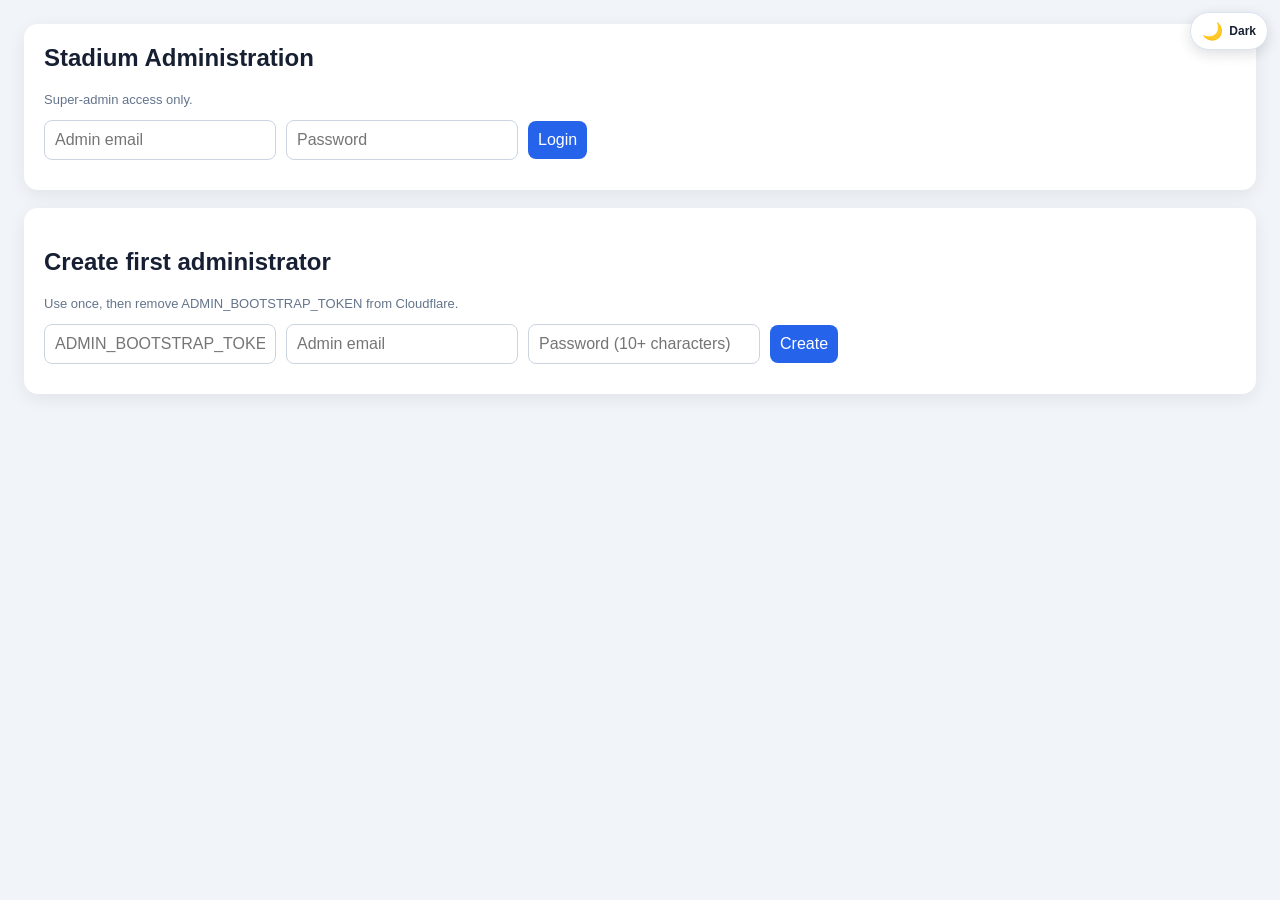
<file: admin.html>
<!doctype html>
<html lang="en" dir="ltr">
<head>
  <meta charset="utf-8">
  <meta name="viewport" content="width=device-width, initial-scale=1">
  <meta http-equiv="Content-Security-Policy" content="default-src 'self'; connect-src 'self' https://api.malaibnet.com; script-src 'self' 'unsafe-inline'; style-src 'self' 'unsafe-inline';">
  <title>Stadium Administration</title>
  <style>
    body{font-family:Arial,sans-serif;background:#f1f5f9;color:#172033;margin:0;padding:24px}
    main{max-width:1250px;margin:auto}.card{background:#fff;border-radius:14px;padding:20px;margin-bottom:18px;box-shadow:0 5px 18px #00000012}
    h1{margin-top:0}.row{display:flex;gap:10px;flex-wrap:wrap;align-items:center}input,select,button{padding:10px;border:1px solid #cbd5e1;border-radius:8px;font:inherit}input{min-width:210px}button{cursor:pointer;background:#2563eb;color:#fff;border:0}button.secondary{background:#64748b}button.danger{background:#dc2626}.hidden{display:none!important}.message{margin-top:10px;color:#b91c1c;white-space:pre-wrap}.ok{color:#166534}.muted{color:#64748b;font-size:13px}
    table{width:100%;border-collapse:collapse;margin-top:15px;background:#fff}th,td{padding:10px;border-bottom:1px solid #e2e8f0;text-align:left;font-size:14px}th{background:#eff6ff;white-space:nowrap}td input{min-width:180px;width:100%;box-sizing:border-box}
    @media(max-width:800px){body{padding:10px}.card{padding:14px;overflow:auto}table{min-width:1050px}}
  </style>
  <link rel="stylesheet" href="theme.css?v=7-dark-complete">
  <script src="theme.js?v=4-light-default"></script>
</head>
<body>
<main>
  <section id="loginCard" class="card">
    <h1>Stadium Administration</h1>
    <p class="muted">Super-admin access only.</p>
    <div class="row"><input id="adminEmail" type="email" placeholder="Admin email"><input id="adminPassword" type="password" placeholder="Password"><button id="loginBtn">Login</button></div>
    <div id="loginMessage" class="message"></div>
  </section>
  <section id="bootstrapCard" class="card">
    <h2>Create first administrator</h2>
    <p class="muted">Use once, then remove ADMIN_BOOTSTRAP_TOKEN from Cloudflare.</p>
    <div class="row"><input id="bootstrapToken" type="password" placeholder="ADMIN_BOOTSTRAP_TOKEN"><input id="bootstrapEmail" type="email" placeholder="Admin email"><input id="bootstrapPassword" type="password" placeholder="Password (10+ characters)"><button id="bootstrapBtn">Create</button></div>
    <div id="bootstrapMessage" class="message"></div>
  </section>
  <section id="panel" class="hidden">
    <div class="card row"><strong>Accounts</strong><input id="search" placeholder="Search slug, email or stadium"><button id="refreshBtn">Refresh</button><button id="bookingsBtn" class="secondary">Show bookings</button><button id="deleteBookingsBtn" class="danger">Delete all bookings</button><button id="deleteAccountsBtn" class="danger">Delete all accounts</button><button id="logoutBtn" class="danger">Logout</button></div>
    <div id="panelMessage" class="message"></div>
    <div class="card"><h2>Accounts</h2><div id="accountsWrap" class="muted">Loading...</div></div>
    <div id="bookingsCard" class="card hidden"><h2>Bookings</h2><div id="bookingsWrap" class="muted">Loading...</div></div>
  </section>
</main>
<script>
const API='https://api.malaibnet.com';
const $=id=>document.getElementById(id);
const esc=v=>String(v??'').replace(/[&<>"']/g,c=>({'&':'&amp;','<':'&lt;','>':'&gt;','"':'&quot;',"'":'&#039;'}[c]));
async function api(path,options={}){const r=await fetch(`${API}${path}`,{...options,credentials:'include',headers:{Accept:'application/json',...(options.headers||{})}});const t=await r.text();let d=t;try{d=JSON.parse(t)}catch(_){}if(!r.ok)throw new Error(typeof d==='object'?(d.error||d.message||`HTTP ${r.status}`):`HTTP ${r.status}: ${t.slice(0,160)}`);return d}
function show(id,message,error=true){$(id).textContent=message||'';$(id).className=error?'message':'message ok'}
async function login(){try{await api('/?action=superAdminAuth',{method:'POST',headers:{'Content-Type':'application/json'},body:JSON.stringify({email:$('adminEmail').value.trim(),password:$('adminPassword').value})});$('loginCard').classList.add('hidden');$('bootstrapCard').classList.add('hidden');$('panel').classList.remove('hidden');await loadAccounts()}catch(e){show('loginMessage',e.message)}}
async function bootstrap(){try{const r=await api('/?action=adminBootstrap',{method:'POST',headers:{'Content-Type':'application/json'},body:JSON.stringify({bootstrapToken:$('bootstrapToken').value,email:$('bootstrapEmail').value.trim(),password:$('bootstrapPassword').value})});show('bootstrapMessage',r.message||'Administrator created. Remove ADMIN_BOOTSTRAP_TOKEN now.',false)}catch(e){show('bootstrapMessage',e.message)}}
async function loadAccounts(){try{const q=encodeURIComponent($('search').value.trim());const d=await api(`/?action=adminGetAccounts&q=${q}`);const rows=d.accounts||[];$('accountsWrap').innerHTML=rows.length?`<table><thead><tr><th>Stadium</th><th>Email</th><th>Plan</th><th>Status</th><th>Hours</th><th>Actions</th></tr></thead><tbody>${rows.map(r=>`<tr><td>${esc(r.stadium_name)}<br><span class="muted">${esc(r.slug)}</span></td><td><input data-email="${esc(r.slug)}" value="${esc(r.email)}" type="email"></td><td><select data-plan="${esc(r.slug)}"><option value="Premium" ${r.account_type!=='Free'?'selected':''}>Premium</option><option value="Free" ${r.account_type==='Free'?'selected':''}>Free</option></select></td><td>${esc(r.status)}</td><td>${esc(r.open_hour)}:00 - ${esc(r.close_hour)}:00</td><td><button data-save="${esc(r.slug)}">Save</button> <button class="danger" data-delete="${esc(r.slug)}">Delete</button></td></tr>`).join('')}</tbody></table>`:'No accounts';document.querySelectorAll('[data-save]').forEach(b=>b.onclick=()=>saveAccount(b.dataset.save));document.querySelectorAll('[data-delete]').forEach(b=>b.onclick=()=>deleteAccount(b.dataset.delete))}catch(e){show('panelMessage',e.message)}}
async function saveAccount(slug){const plan=document.querySelector(`[data-plan="${CSS.escape(slug)}"]`).value;const email=document.querySelector(`[data-email="${CSS.escape(slug)}"]`).value.trim();try{await api('/?action=adminSetAccountType',{method:'POST',headers:{'Content-Type':'application/json'},body:JSON.stringify({slug,accountType:plan})});await api('/?action=adminUpdateAccountEmail',{method:'POST',headers:{'Content-Type':'application/json'},body:JSON.stringify({slug,email})});show('panelMessage','Plan and email saved.',false);await loadAccounts()}catch(e){show('panelMessage',e.message)}}
async function deleteAccount(slug){if(!confirm('This permanently deletes the account and its bookings. Continue?'))return;try{const r=await api('/?action=adminDeleteAccount',{method:'POST',headers:{'Content-Type':'application/json'},body:JSON.stringify({slug})});show('panelMessage',`Account deleted. Bookings removed: ${r.deletedBookings||0}`,false);await loadAccounts()}catch(e){show('panelMessage',e.message)}}
async function loadBookings(){try{const d=await api('/?action=adminGetBookings');const rows=d.bookings||[];$('bookingsWrap').innerHTML=rows.length?`<table><thead><tr><th>Stadium</th><th>Date</th><th>Hour</th><th>Customer</th><th>Phone</th><th>Status</th></tr></thead><tbody>${rows.map(r=>`<tr><td>${esc(r.stadium_slug)}</td><td>${esc(r.booking_date)}</td><td>${esc(r.booking_hour)}</td><td>${esc(r.customer_name)}</td><td>${esc(r.customer_phone)}</td><td>${esc(r.status)}</td></tr>`).join('')}</tbody></table>`:'No bookings'}catch(e){show('panelMessage',e.message)}}
async function deleteAllBookings(){if(!confirm('Permanently delete ALL bookings?'))return;try{const r=await api('/?action=adminDeleteBookings',{method:'POST',headers:{'Content-Type':'application/json'},body:'{}'});show('panelMessage',`Bookings deleted: ${r.deletedBookings||0}`,false);$('bookingsCard').classList.add('hidden')}catch(e){show('panelMessage',e.message)}}
async function deleteAllAccounts(){if(prompt('Type DELETE ALL ACCOUNTS to confirm')!=='DELETE ALL ACCOUNTS')return;try{const r=await api('/?action=adminDeleteAllAccounts',{method:'POST',headers:{'Content-Type':'application/json'},body:JSON.stringify({confirmation:'DELETE ALL ACCOUNTS'})});show('panelMessage',`Accounts deleted: ${r.deletedAccounts||0}; bookings deleted: ${r.deletedBookings||0}`,false);await loadAccounts()}catch(e){show('panelMessage',e.message)}}
$('loginBtn').onclick=login;$('bootstrapBtn').onclick=bootstrap;$('refreshBtn').onclick=loadAccounts;$('search').oninput=loadAccounts;$('bookingsBtn').onclick=()=>{$('bookingsCard').classList.remove('hidden');loadBookings()};$('deleteBookingsBtn').onclick=deleteAllBookings;$('deleteAccountsBtn').onclick=deleteAllAccounts;
$('logoutBtn').onclick=async()=>{const button=$('logoutBtn');button.disabled=true;try{await api('/?action=logout',{method:'POST',headers:{'Content-Type':'application/json'},body:'{}'});location.reload()}catch(error){show('panelMessage',error.message);button.disabled=false}};
</script>
</body>
</html>
</file>
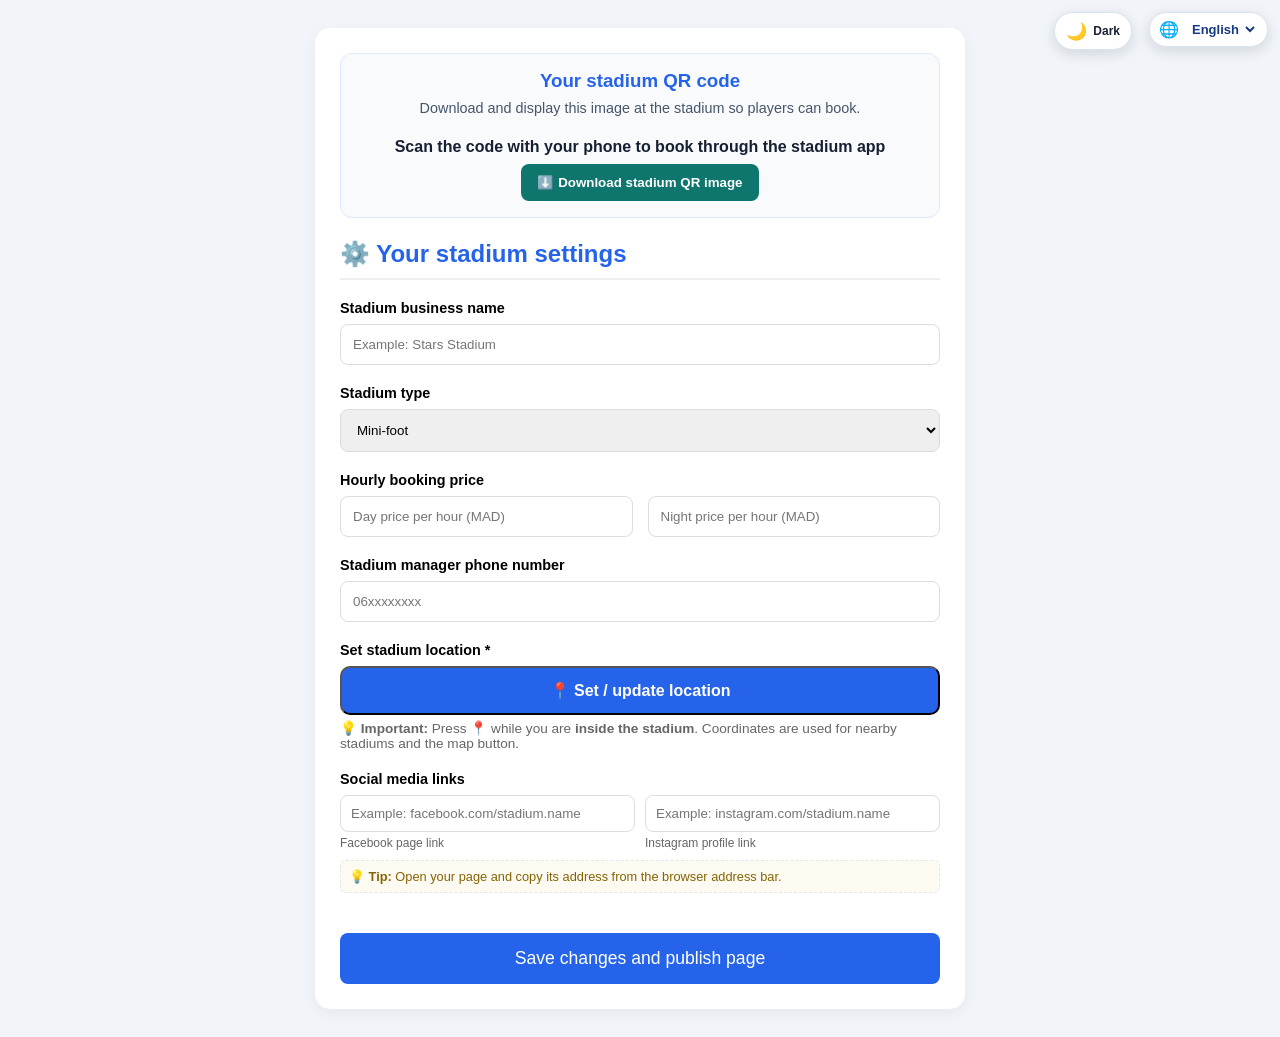
<file: dashboard.html>
<!DOCTYPE html>
<html lang="en" dir="ltr">
<head>
    <meta charset="UTF-8">
    <meta name="viewport" content="width=device-width, initial-scale=1.0">
    <meta name="referrer" content="strict-origin-when-cross-origin">
    <meta http-equiv="Content-Security-Policy" content="default-src 'self'; base-uri 'self'; object-src 'none'; frame-ancestors 'none'; form-action 'self'; script-src 'self' 'unsafe-inline'; style-src 'self' 'unsafe-inline' https://fonts.googleapis.com; font-src 'self' data: https:; connect-src 'self' https://api.malaibnet.com;">
    <title>إعدادات الملعب - لوحة التحكم</title>
    <link href="https://fonts.googleapis.com/css2?family=Cairo:wght@400;700&display=swap" rel="stylesheet">
    <script src="qrcodejs-1.0.0.min.js"></script>
<script src="theme.js?v=4-light-default"></script>
<script src="i18n.js?v=8-dark-mode"></script>
    <style>
        :root { --primary: #2563eb; --bg: #f1f5f9; }
        body { font-family: 'Cairo', sans-serif; background: var(--bg); padding: 20px; }
        .container { max-width: 600px; margin: auto; background: white; padding: 25px; border-radius: 15px; box-shadow: 0 5px 15px rgba(0,0,0,0.05); }
        h2 { color: var(--primary); border-bottom: 2px solid #eee; padding-bottom: 10px; }
        .section { margin-bottom: 20px; text-align: right; }
        label { display: block; font-weight: bold; margin-bottom: 8px; font-size: 0.9rem; }
        input, select { width: 100%; padding: 12px; border: 1px solid #ddd; border-radius: 8px; box-sizing: border-box; }
        .grid { display: grid; grid-template-columns: 1fr 1fr; gap: 15px; }
        .btn-save { width: 100%; background: var(--primary); color: white; border: none; padding: 15px; border-radius: 8px; font-size: 1.1rem; cursor: pointer; margin-top: 20px; }
    </style>
    <link rel="stylesheet" href="theme.css?v=7-dark-complete">
</head>
<body>

<div class="container">
    <section id="ownerQrSection" style="background:#f8fafc;border:1px solid #dbeafe;border-radius:12px;padding:16px;margin-bottom:22px;text-align:center;">
        <h3 style="color:#2563eb;margin:0 0 8px;">رمز QR الخاص بملعبك</h3>
        <p style="font-size:.9rem;color:#475569;margin:0 0 12px;">حمّل الصورة وعلّقها في الملعب ليتمكن اللاعبون من الحجز.</p>
        <div id="ownerQrCode" style="display:flex;justify-content:center;margin:10px 0;"></div>
        <p style="font-weight:700;color:#172033;margin:8px 0;">صوّر الكود بهاتفك للحجز من تطبيق الملعب</p>
        <button id="downloadOwnerQr" type="button" style="background:#0f766e;color:white;border:0;border-radius:8px;padding:11px 16px;cursor:pointer;font-weight:700;">⬇️ تنزيل صورة QR للملعب</button>
    </section>
    <h2>⚙️ إعدادات ملعبك</h2>
    
    <form id="settingsForm">
        <div class="section">
            <label>اسم الملعب التجاري</label>
            <input type="text" id="stadiumName" placeholder="مثلاً: ملعب نجوم بوعسل">
        </div>

        <div class="section">
            <label>نوع الملعب</label>
            <select id="organization">
                <option value="Mini-foot">Mini-foot</option>
                <option value="ملعب كرة قدم كبير">ملعب كرة قدم كبير</option>
                <option value="كرة سلة">كرة سلة</option>
                <option value="كرة تنس">كرة تنس</option>
                <option value="كرة طائرة">كرة طائرة</option>
                <option value="كرة يد">كرة يد</option>
                <option value="بادل">بادل</option>
                <option value="متعدد الرياضات">متعدد الرياضات</option>
            </select>
        </div>

        <div class="section">
            <label>سعر حجز الملعب بالساعة</label>
            <div class="grid">
                <input type="number" id="priceDay" placeholder="سعر الساعة نهاراً (درهم)">
                <input type="number" id="priceNight" placeholder="سعر الساعة ليلاً (درهم)">
            </div>
        </div>

        <div class="section">
            <label>رقم هاتف المشرف (المكلف بالملعب)</label>
            <input type="tel" id="managerPhone" placeholder="06xxxxxxxx">
        </div>

<div class="section">
    <label style="font-weight: bold;">تحديد موقع الملعب *</label>
    <button type="button" onclick="detectCoordinates()" style="background: #10b981; color: white; border: none; border-radius: 8px; padding: 10px 15px; cursor: pointer; font-size: 1rem;" title="حدد إحداثيات موقعك الحالي">
        📍 تحديد موقعي الحالي
    </button>

    <!-- حقول مخفية لتخزين أرقام الطول والعرض -->
    <input type="hidden" id="lat">
    <input type="hidden" id="lng">
    
    <div id="coordSuccess" style="display: none; background: #ecfdf5; color: #065f46; padding: 8px; border-radius: 6px; margin-top: 8px; font-size: 0.8rem; border: 1px solid #a7f3d0;">
        ✅ تم التقاط إحداثيات الملعب بنجاح لتفعيل خاصية "الملاعب القريبة".
    </div>

    <small style="display: block; color: #666; margin-top: 5px; font-size: 0.85rem;">
        💡 <strong>هام:</strong> اضغط على 📍 وأنت <b>داخل الملعب</b>. تُستخدم الإحداثيات لخاصية الملاعب القريبة وزر الخريطة.
    </small>
</div>
           <div class="section">
    <label style="display: block; font-weight: bold; margin-bottom: 8px;">روابط التواصل الاجتماعي</label>
    <div class="grid" style="display: grid; grid-template-columns: 1fr 1fr; gap: 10px;">
        <div>
            <input type="text" id="fbLink" placeholder="مثال: facebook.com/stadium.name" style="width: 100%; padding: 10px; border: 1px solid #ddd; border-radius: 8px;">
            <small style="color: #666; font-size: 0.75rem; display: block; margin-top: 4px;">رابط صفحة الفيسبوك</small>
        </div>
        <div>
            <input type="text" id="instaLink" placeholder="مثال: instagram.com/stadium.name" style="width: 100%; padding: 10px; border: 1px solid #ddd; border-radius: 8px;">
            <small style="color: #666; font-size: 0.75rem; display: block; margin-top: 4px;">رابط حساب الإنستغرام</small>
        </div>
    </div>
    <p style="background: #fdfaf1; color: #856404; padding: 8px; border-radius: 6px; font-size: 0.8rem; margin-top: 10px; border: 1px dashed #e5e7eb;">
        💡 <strong>نصيحة:</strong> اذهب إلى صفحتك وانسخ الرابط من شريط العنوان في المتصفح لضمان عمله بشكل صحيح.
    </p>
</div>

        <button type="button" class="btn-save" onclick="saveSettings()">حفظ التغييرات ونشر الصفحة</button>
    </form>
</div>

<script>
  // 1. إعداد المتغيرات الأساسية
  // Cloudflare Worker
const APPS_SCRIPT_BASE_URL = 'https://api.malaibnet.com';

const scriptURL = APPS_SCRIPT_BASE_URL;

const urlParams = new URLSearchParams(window.location.search);
const slug = urlParams.get('id');
if (slug && !/^[a-zA-Z0-9_-]{2,100}$/.test(slug)) {
    alert('Invalid stadium identifier.');
    window.location.replace('index.html');
}
const ownerBookingUrl = new URL(`booking.html?id=${encodeURIComponent(slug || '')}`, window.location.href).href;

function showDashboardGuideOnce() {
    if (!slug || localStorage.getItem(`malaib_owner_guide_seen_${slug}`)) return;
    const modal = document.createElement('div');
    modal.className = 'theme-dialog-overlay';
    modal.style.cssText='position:fixed;inset:0;background:#0f172acc;display:flex;align-items:center;justify-content:center;z-index:9999;padding:18px;direction:rtl;';
    modal.innerHTML='<div class="theme-dialog-card" style="max-width:440px;background:#fff;border-radius:16px;padding:24px;box-shadow:0 20px 50px #0005;text-align:right;line-height:1.8;color:#172033;font-family:Arial,sans-serif;"><h3 style="margin-top:0;color:#2563eb;">مرحبًا بك في لوحة مسؤول الملعب</h3><p>من هذه الصفحة يمكنك تعديل بيانات الملعب والأسعار وساعات العمل وتحديد الموقع.</p><p>للحجوزات، استخدم صفحة الحجز المرتبطة برمز QR.</p><button id="closeDashboardGuide" style="width:100%;background:#2563eb;color:white;border:0;border-radius:8px;padding:12px;cursor:pointer;font-weight:700;">فهمت، متابعة</button></div>';
    document.body.appendChild(modal);
    document.getElementById('closeDashboardGuide').onclick=()=>{localStorage.setItem(`malaib_owner_guide_seen_${slug}`,'1');modal.remove();};
}

function renderOwnerQr() {
    const box=document.getElementById('ownerQrCode');
    if(!box || !slug || typeof QRCode === 'undefined') return;
    new QRCode(box,{text:ownerBookingUrl,width:180,height:180});
    document.getElementById('downloadOwnerQr')?.addEventListener('click',downloadOwnerQrCard);
}

function downloadOwnerQrCard() {
    const tr=window.MalaibI18n?.translate||(value=>value);
    const source=document.querySelector('#ownerQrCode canvas,#ownerQrCode img');
    if(!source){alert('يرجى الانتظار حتى يظهر رمز QR ثم حاول مرة أخرى.');return;}
    const canvas=document.createElement('canvas');canvas.width=900;canvas.height=1120;const ctx=canvas.getContext('2d');
    ctx.fillStyle='#fff';ctx.fillRect(0,0,canvas.width,canvas.height);ctx.fillStyle='#172033';ctx.textAlign='center';ctx.font='bold 42px Arial';ctx.fillText(tr('احجز ملعبك بسهولة'),450,80);ctx.font='bold 34px Arial';ctx.fillText(tr('صوّر هذا الكود بهاتفك للحجز'),450,145);
    const draw=()=>{ctx.drawImage(source,140,190,620,620);ctx.fillStyle='#2563eb';ctx.font='bold 36px Arial';ctx.fillText(tr('افتح كاميرا الهاتف وامسح الكود'),450,900);ctx.fillStyle='#64748b';ctx.font='24px Arial';ctx.fillText(tr('سيتم فتح صفحة حجز هذا الملعب'),450,955);saveQrCanvas(canvas,`malaibnet-qr-${slug}.png`);};
    if(source.tagName.toLowerCase()==='img'&&!source.complete){source.onload=draw;}else draw();
}
function saveQrCanvas(canvas,filename){const tr=window.MalaibI18n?.translate||(value=>value);let dataUrl;try{dataUrl=canvas.toDataURL('image/png');}catch(_){alert('تعذر تجهيز الصورة. حاول مرة أخرى.');return;}const popup=window.open('','_blank');if(popup){const isDark=document.documentElement.dataset.theme==='dark';const pageBg=isDark?'#0b1220':'#f1f5f9';const pageColor=isDark?'#e5edf8':'#172033';popup.document.write(`<title>${filename}</title><body style="margin:0;text-align:center;background:${pageBg};color:${pageColor};font-family:Arial"><p>${tr('اضغط مطولًا على الصورة ثم اختر حفظ الصورة')}</p><img src="${dataUrl}" style="max-width:100%;height:auto;background:#fff"></body>`);popup.document.close();return;}const a=document.createElement('a');a.href=dataUrl;a.download=filename;a.click();alert('إذا لم يبدأ التنزيل، اسمح بالنوافذ المنبثقة ثم حاول مرة أخرى.');}
renderOwnerQr();
showDashboardGuideOnce();
    // 2. دالة لجلب البيانات الحالية فور فتح الصفحة
    async function loadCurrentData() {
        if (!slug) {
            alert("خطأ: لم يتم العثور على معرف الملعب.");
            return;
        }

        try {
            const response = await fetch(`${scriptURL}?action=getStadiumDetails&id=${encodeURIComponent(slug)}`);
            const data = await response.json();

            if (data !== "NotFound") {
                // تعبئة الخانات بالبيانات الموجودة مسبقاً في الشيت
                document.getElementById('stadiumName').value = data.stadium_name || "";
                document.getElementById('organization').value = data.stadium_type === "كرة قدم مصغرة"
                    ? "Mini-foot"
                    : (data.stadium_type === "كرة قدم" ? "ملعب كرة قدم كبير" : (data.stadium_type || "Mini-foot"));
                document.getElementById('priceDay').value = data.price_day || "";
                document.getElementById('priceNight').value = data.price_night || "";
                document.getElementById('managerPhone').value = data.phone || "";
                document.getElementById('fbLink').value = data.fb || "";
                document.getElementById('instaLink').value = data.insta || "";
            }
        } catch (e) {
            console.log("لا توجد بيانات سابقة أو حدث خطأ في الجلب.");
        }
    }

    // تشغيل الجلب التلقائي عند فتح الصفحة
    loadCurrentData();
    document.getElementById('priceDay').required = true;
    document.getElementById('priceNight').required = true;
    const locationButton = document.querySelector('button[onclick="detectCoordinates()"]');
    if (locationButton) {
        locationButton.style.cssText = 'display:block;width:100%;background:#2563eb;color:#fff;font-size:1rem;font-weight:700;padding:13px;border-radius:10px;cursor:pointer;';
        locationButton.innerHTML = '📍 تحديد الموقع / إعادة تحديد الموقع';
    }

  // 3. دالة حفظ البيانات الجديدة المعدلة
    async function saveSettings() {
        const btn = document.querySelector('.btn-save');
        
        // تجميع البيانات من الخانات
        const stadiumName = document.getElementById('stadiumName').value;
        const org = document.getElementById('organization').value;
        const pDay = document.getElementById('priceDay').value;
        const pNight = document.getElementById('priceNight').value;
        const phone = document.getElementById('managerPhone').value;
        const fb = document.getElementById('fbLink').value;
        const insta = document.getElementById('instaLink').value;

        // جلب الإحداثيات من الحقول المخفية (التي تملأ عند الضغط على زر 📍)
        const lat = document.getElementById('lat') ? document.getElementById('lat').value : "";
        const lng = document.getElementById('lng') ? document.getElementById('lng').value : "";

        if (pDay === "" || pNight === "" || !Number.isFinite(Number(pDay)) || !Number.isFinite(Number(pNight)) || Number(pDay) < 0 || Number(pNight) < 0) {
            alert("يجب إدخال ثمن النهار وثمن الليل قبل الحفظ.");
            return;
        }

        if (!stadiumName || !phone) {
            alert("يرجى كتابة اسم الملعب ورقم الهاتف على الأقل.");
            return;
        }

        if (!lat || !lng) {
            alert("اضغط زر 📍 لتحديد إحداثيات الملعب قبل الحفظ.");
            return;
        }

        btn.innerText = "جاري الحفظ والتحميل...";
        btn.disabled = true;

        try {
            const response = await fetch(`${scriptURL}?action=adminUpdateSettings`, {
                method: 'POST',
                credentials: 'include',
                cache: 'no-store',
                headers: { 'Content-Type': 'application/json', 'Accept': 'application/json' },
                body: JSON.stringify({
                    id: slug,
                    stadiumName,
                    stadiumType: org,
                    pDay,
                    pNight,
                    phone,
                    fb,
                    insta,
                    lat,
                    lng
                })
            });
            const result = await response.json().catch(() => null);

            if (response.ok && result?.result === "success") {
                alert("✅ تمت العملية بنجاح! تهانينا على إنشاء واجهة ملعبك، سيتم فتحها الآن.");
                
                // تفعيل التوجيه التلقائي لصفحة الحجز مع إرسال المعرف (slug)
                window.location.href = "booking.html?id=" + encodeURIComponent(slug);
                
            } else {
                alert("❌ حدث خطأ في قاعدة البيانات: " + result);
            }
        } catch (e) {
            console.error('Dashboard save failed:', e);
            alert(e.message || 'Database error');
            return;
            alert("❌ خطأ في الاتصال بالسيرفر، تأكد من أن رابط السكريبت صحيح.");
        } finally {
            btn.innerText = "حفظ التغييرات ونشر الصفحة";
            btn.disabled = false;
        }
    }
function detectCoordinates() {
    if (navigator.geolocation) {
        // إعدادات لزيادة الدقة
        const options = {
            enableHighAccuracy: true, // تفعيل الدقة العالية (استخدام GPS)
            timeout: 10000,           // انتظار الإشارة لمدة 10 ثوانٍ كحد أقصى
            maximumAge: 0             // عدم استخدام موقع قديم مخزن في الذاكرة
        };

        // إظهار رسالة انتظار للمستخدم (اختياري)
        const btn = document.querySelector('button[onclick="detectCoordinates()"]');
        btn.innerText = "⏳";

        navigator.geolocation.getCurrentPosition(function(position) {
            document.getElementById('lat').value = position.coords.latitude;
            document.getElementById('lng').value = position.coords.longitude;
            
            // إظهار رسالة النجاح
            document.getElementById('coordSuccess').style.display = 'block';
            
            // تغيير لون الزر ليعرف أنه تم بنجاح
            btn.style.background = "#059669";
            btn.innerHTML = "✅";
            
            alert("تم تحديد إحداثيات ملعبك بدقة عالية!");
        }, function(error) {
            // إعادة شكل الزر الأصلي في حال الفشل
            btn.innerHTML = "📍";
            
            let msg = "فشل الحصول على الموقع.";
            if(error.code === 1) msg = "يرجى السماح للمتصفح بالوصول للموقع (Permission Denied).";
            else if(error.code === 3) msg = "استغرق الهاتف وقتاً طويلاً لتحديد الموقع، حاول مرة أخرى في مكان مفتوح.";
            
            alert(msg);
        }, options); // تمرير الإعدادات هنا
    } else {
        alert("متصفحك لا يدعم خاصية تحديد الموقع.");
    }
}
    
</script>

</body>
</html>
</file>
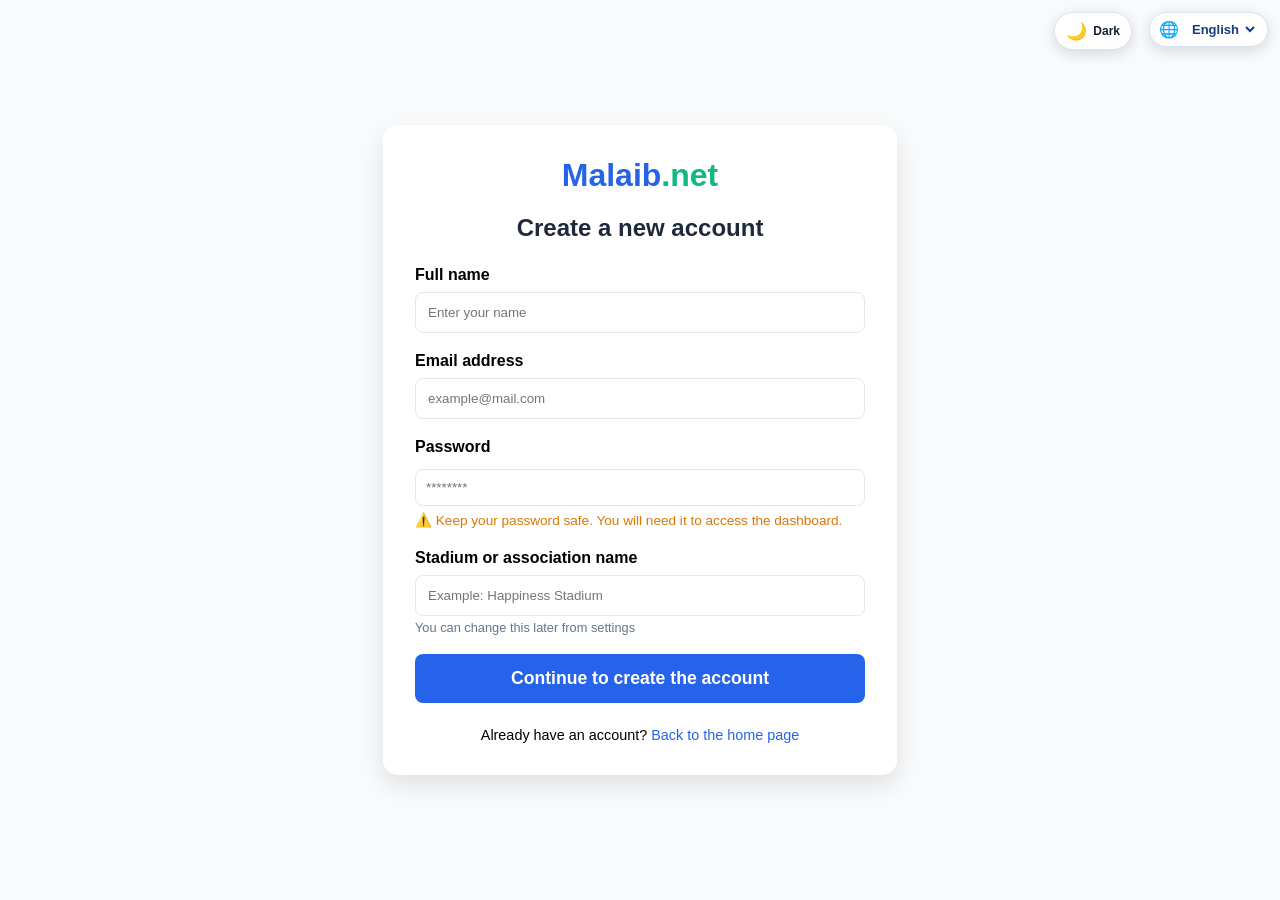
<file: register.html>
<!DOCTYPE html>
<html lang="en" dir="ltr">
<head>
    <meta charset="UTF-8">
    <meta name="viewport" content="width=device-width, initial-scale=1.0">
    <meta name="referrer" content="strict-origin-when-cross-origin">
    <meta http-equiv="Content-Security-Policy" content="default-src 'self'; base-uri 'self'; object-src 'none'; frame-ancestors 'none'; form-action 'self'; script-src 'self' 'unsafe-inline'; style-src 'self' 'unsafe-inline' https://fonts.googleapis.com; font-src 'self' data: https://fonts.gstatic.com; img-src 'self' data: https:; connect-src 'self' https://api.malaibnet.com;">
    <title>إنشاء حساب - منصة ملاعب</title>
    <link href="https://fonts.googleapis.com/css2?family=Cairo:wght@400;700&display=swap" rel="stylesheet">
    <script src="qrcodejs-1.0.0.min.js"></script>
<script src="theme.js?v=4-light-default"></script>
<script src="i18n.js?v=8-dark-mode"></script>
    <style>
        :root {
            --primary-color: #2563eb;
            --secondary-color: #10b981;
            --bg-color: #f8fafc;
        }
        body {
            font-family: 'Cairo', sans-serif;
            background-color: var(--bg-color);
            display: flex;
            justify-content: center;
            align-items: center;
            min-height: 100vh;
            margin: 0;
        }
        .register-container {
            background: white;
            padding: 2rem;
            border-radius: 15px;
            box-shadow: 0 10px 25px rgba(0,0,0,0.1);
            width: 100%;
            max-width: 450px;
            text-align: center;
        }
        .logo {
            font-size: 2rem;
            font-weight: bold;
            color: var(--primary-color);
            margin-bottom: 1rem;
        }
        .logo span { color: var(--secondary-color); }
        h2 { margin-bottom: 1.5rem; color: #1e293b; }
        
        .form-group {
            text-align: right;
            margin-bottom: 1.2rem;
        }
        label { display: block; margin-bottom: 0.5rem; font-weight: bold; }
        input {
            width: 100%;
            padding: 12px;
            border: 1px solid #e2e8f0;
            border-radius: 8px;
            box-sizing: border-box;
            font-family: inherit;
        }
        input:focus { border-color: var(--primary-color); outline: none; }
        
        .hint { font-size: 0.8rem; color: #64748b; margin-top: 4px; }
        
        .btn-submit {
            background: var(--primary-color);
            color: white;
            border: none;
            padding: 14px;
            width: 100%;
            border-radius: 8px;
            font-size: 1.1rem;
            font-weight: bold;
            cursor: pointer;
            transition: 0.3s;
        }
        .btn-submit:hover { background: #1d4ed8; }
        
        .footer-links { margin-top: 1.5rem; font-size: 0.9rem; }
        .footer-links a { color: var(--primary-color); text-decoration: none; }

        #otpModal {
            display: none;
            position: fixed;
            top: 0; left: 0; width: 100%; height: 100%;
            background: rgba(0,0,0,0.5);
            justify-content: center; align-items: center;
        }
        .modal-content {
            background: white; padding: 2rem; border-radius: 12px; text-align: center;
        }
    </style>
    <link rel="stylesheet" href="theme.css?v=7-dark-complete">
</head>
<body>

<div class="register-container">
    <div class="logo">ملاعب<span>.net</span></div>
    <h2>إنشاء حساب جديد</h2>
    
    <form id="registerForm">
        <div class="form-group">
            <label>الاسم الكامل</label>
            <input type="text" id="fullName" placeholder="أدخل اسمك" required>
        </div>
        
        <div class="form-group">
            <label>البريد الإلكتروني</label>
            <input type="email" id="email" placeholder="example@mail.com" required>
        </div>
        
       <div class="form-group">
    <label style="display: block; font-weight: bold;">كلمة المرور</label>
    <input type="password" id="password" placeholder="********" required style="width: 100%; padding: 10px; margin-top: 5px;">
    <small style="display: block; color: #d97706; margin-top: 5px; font-size: 0.85rem; line-height: 1.4;">
        ⚠️ يرجى تذكر الرقم السري جيداً، فهو وسيلتك الوحيدة لدخول لوحة التحكم.
    </small>
</div>
        
        <div class="form-group">
            <label>اسم الملعب أو الجمعية</label>
            <input type="text" id="stadiumName" placeholder="مثلاً: ملعب السعادة" required>
            <p class="hint">يمكنك تغيير هذا لاحقاً من الإعدادات</p>
        </div>
        
        <button type="button" class="btn-submit" onclick="showOTP()">متابعة لإنشاء الحساب</button>
    </form>

    <div class="footer-links">
        لديك حساب بالفعل؟ <a href="index.html">العودة إلى الصفحة الرئيسية</a>
    </div>
</div>

<div id="otpModal">
    <div class="modal-content">
        <h3>تأكيد البريد الإلكتروني</h3>
        <p>لقد أرسلنا رمزاً إلى بريدك، أدخله هنا:</p>
        <input type="text" id="otpCode" placeholder="- - - -" style="text-align: center; letter-spacing: 10px; font-size: 1.5rem;">
        <p id="otpStatus" style="min-height:24px;color:#64748b;text-align:center;"></p>
        <br><br>
        <button class="btn-submit" onclick="verifyOTP()">تأكيد ودخول</button>
    </div>
</div>

<script>
  // Cloudflare Worker
const APPS_SCRIPT_BASE_URL = 'https://api.malaibnet.com';

const scriptURL = APPS_SCRIPT_BASE_URL;
async function fetchWithTimeout(url, options = {}, timeoutMs = 25000) {
    const controller = new AbortController();
    const timeoutId = setTimeout(() => controller.abort(), timeoutMs);
    try {
        return await fetch(url, { ...options, signal: controller.signal });
    } catch (error) {
        if (error?.name === 'AbortError') {
            throw new Error('الاتصال بطيء جدًا أو انقطع. تحقق من اتصال Wi‑Fi وحاول مرة أخرى.');
        }
        throw error;
    } finally {
        clearTimeout(timeoutId);
    }
}
    function escapeHTML(value) {
        return String(value ?? '').replace(/[&<>"']/g, ch => ({
            '&': '&amp;', '<': '&lt;', '>': '&gt;', '"': '&quot;', "'": '&#039;'
        }[ch]));
    }

  const registerParams = new URLSearchParams(window.location.search);
const registerMode = registerParams.get('mode');
const parentSlug = registerParams.get('parent') || "";
const parentPass = registerParams.get('parentPass') || "";
const isSubStadiumMode = registerMode === "addSubStadium";

document.addEventListener('DOMContentLoaded', function () {
    if (!isSubStadiumMode) return;

    const title = document.querySelector('.register-container h2');
    const submitBtn = document.querySelector('.btn-submit');
    const footerLinks = document.querySelector('.footer-links');

    if (title) title.innerText = "إضافة ملعب جديد";
    if (submitBtn) submitBtn.innerText = "متابعة لإضافة الملعب";
    if (footerLinks) footerLinks.style.display = "none";
});
    let generatedOTP = ""; // لتخزين الرمز مؤقتاً

    async function showOTP() {
    const fullName = document.getElementById('fullName').value;
    const email = document.getElementById('email').value;
    const stadiumName = document.getElementById('stadiumName').value;
    const password = document.getElementById('password').value.trim();

    if (!fullName || !email || !password || !stadiumName) {
        alert("يرجى ملء جميع الخانات");
        return;
    }
    if (password.length < 10) {
        alert("يجب أن تتكون كلمة المرور من 10 أحرف على الأقل.");
        return;
    }

    const btn = document.querySelector('.btn-submit');
    btn.innerText = "جاري إرسال الرمز...";
    btn.disabled = true;
    document.getElementById('otpModal').style.display = 'flex';
    const otpStatus = document.getElementById('otpStatus');
    if (otpStatus) otpStatus.textContent = 'جاري إرسال الرمز... يمكنك إدخاله عند وصوله إلى بريدك.';

    // الخطوة 1: طلب الرمز من جوجل سكريبت مع إضافة المفتاح السري
    try {
        // تم إضافة &key لضمان أن الطلب قادم من موقعك فقط
        const response = await fetchWithTimeout(`${scriptURL}?action=sendOTP&email=${encodeURIComponent(email)}`, {
            cache: 'no-store'
        });
        if (!response.ok) throw new Error(`HTTP ${response.status}`);
        
        // استخراج النص من الاستجابة (الذي سيكون الهاش المشفر)
        const result = (await response.text()).trim();
        
        if (result !== "Sent") {
            alert("فشل إرسال الإيميل. تأكد من صحة البريد أو صلاحيات الوصول.");
        } else {
            document.getElementById('otpModal').style.display = 'flex';
        }
    } catch (e) {
        console.error(e);
        alert(e.message || "تعذر الاتصال بالخادم. تحقق من اتصال Wi‑Fi وحاول مرة أخرى.");
    } finally {
        btn.innerText = "متابعة لإنشاء الحساب";
        btn.disabled = false;
    }
}

  async function verifyOTP() {
    const userOTP = document.getElementById('otpCode').value;
    const btn = document.querySelector('#otpModal .btn-submit');
    if (btn.disabled) return;
    btn.disabled = true;
    const originalText = btn.innerText;
    btn.innerText = "جاري التحقق...";

    const verifyURL = `${scriptURL}?action=verifyOTP` +
        `&email=${encodeURIComponent(document.getElementById('email').value.trim())}` +
        `&otp=${encodeURIComponent(userOTP.trim())}`;

    let verifyResult;
    try {
        const verifyResponse = await fetchWithTimeout(`${verifyURL}&_t=${Date.now()}`, {
            method: 'GET',
            credentials: 'include',
            cache: 'no-store',
            headers: { 'Accept': 'application/json' }
        });
        const rawVerifyResult = await verifyResponse.text();
        if (!verifyResponse.ok) {
            throw new Error(`OTP verification endpoint returned HTTP ${verifyResponse.status}`);
        }
        try {
            verifyResult = JSON.parse(rawVerifyResult);
        } catch {
            verifyResult = { result: "Error", message: "استجابة غير صالحة من خادم التحقق" };
        }
    } catch (error) {
        console.error("OTP verification failed:", error);
        const statusHint = /HTTP 404/.test(String(error?.message || ""))
            ? "الخدمة غير موجودة حالياً (HTTP 404). يجب نشر نسخة Worker التي تحتوي على verifyOTP."
            : "تعذر الاتصال بخادم التحقق. حاول مرة أخرى.";
        alert(error.message || statusHint);
        btn.disabled = false;
        btn.innerText = originalText;
        return;
    }

    if (verifyResult.result !== "Verified" || !verifyResult.token) {
        alert(verifyResult.message || "الرمز غير صحيح أو منتهي الصلاحية، حاول مجدداً.");
        btn.disabled = false;
        btn.innerText = originalText;
        return;
    }

    // الآن سيعمل هذا الجزء بشكل صحيح
    btn.innerText = "جاري الحفظ النهائي...";
    btn.disabled = true;

    const fullName = document.getElementById('fullName').value;
    const email = document.getElementById('email').value;
    const password = document.getElementById('password').value.trim();
    const stadiumName = document.getElementById('stadiumName').value;

    try {
        const response = await fetchWithTimeout(`${scriptURL}?action=registerAccount`, {
            method: 'POST',
            headers: { 'Content-Type': 'application/json', 'Accept': 'text/plain' },
            body: JSON.stringify({
                fullName,
                email,
                password,
                stadiumName,
                otpToken: verifyResult.token,
                parentSlug: isSubStadiumMode ? parentSlug : "",
                parentPass: isSubStadiumMode ? parentPass : ""
            })
        });
        const resultText = await response.text();

        if (resultText.includes("Success:")) {
            document.getElementById('otpModal').style.display = 'none';
            const finalSlug = resultText.split(":")[1]?.trim(); // استخراج المعرف العشوائي مثل st-xxxx
            if (!finalSlug || !/^[a-zA-Z0-9_-]{2,100}$/.test(finalSlug)) {
                throw new Error('Invalid stadium identifier returned by server');
            }

            // ينشئ التسجيل الحساب فقط؛ اطلب جلسة إدارة مستقلة قبل فتح لوحة التحكم.
            const authResponse = await fetchWithTimeout(`${scriptURL}?action=adminAuth`, {
                method: 'POST',
                headers: { 'Content-Type': 'application/json', 'Accept': 'application/json' },
                body: JSON.stringify({ action: 'adminAuth', id: finalSlug, password }),
                credentials: 'include',
                cache: 'no-store'
            });
            const authResult = await authResponse.json().catch(() => null);
            if (!authResponse.ok || authResult?.result !== 'success') {
                throw new Error('تم إنشاء الحساب، لكن تعذر بدء جلسة لوحة الإدارة. سجّل الدخول بكلمة المرور التي أنشأتها.');
            }

            localStorage.setItem('lastVisitedStadiumId', finalSlug);
            const userLink = new URL(
                `booking.html?id=${encodeURIComponent(finalSlug)}`,
                window.location.href
            ).href;

            // استبدال محتوى الصفحة بواجهة النجاح الجميلة
            document.querySelector('.register-container').innerHTML = `
                <div style="padding: 10px;">
                   <h2 style="color: var(--secondary-color);">${isSubStadiumMode ? 'تمت إضافة الملعب بنجاح!' : 'تم إنشاء الحساب بنجاح!'}</h2>
                    <p>أهلاً بك <b>${escapeHTML(fullName)}</b> في منصتنا.</p>
                    <hr style="border: 0.5px solid #eee; margin: 20px 0;">
                    
                    <p style="font-size: 0.9rem; color: #64748b;">رابط صفحة الحجز الخاصة بملعبك:</p>
                    <div style="background: #f1f5f9; padding: 10px; border-radius: 8px; word-break: break-all; font-size: 0.85rem; margin-bottom: 10px;">
                        ${userLink}
                    </div>
                    
                    <button id="copyUserLinkBtn"
                            style="background: #64748b; color: white; border: none; padding: 8px 15px; border-radius: 5px; cursor: pointer; margin-bottom: 20px;">
                        نسخ الرابط
                    </button>

                    <div id="qrcode" style="display: flex; justify-content: center; margin-bottom: 15px;"></div>
                    <p class="hint">صور الشاشة أو احفظ رمز QR لوضعه في مدخل الملعب</p>
                    <button id="downloadQrBtn" type="button" style="background:#0f766e;color:#fff;border:0;padding:11px 18px;border-radius:8px;cursor:pointer;margin:5px 0 14px;font-weight:700;font-size:1rem;">
                        ⬇️ تنزيل صورة QR للملعب
                    </button>
                    <div style="background:#eff6ff;color:#1e3a8a;border:1px solid #bfdbfe;border-radius:8px;padding:10px;margin:4px 0 14px;font-size:.9rem;line-height:1.7;">
                        صوّر الكود بهاتفك للحجز من تطبيق الملعب
                    </div>

                    <button id="openDashboardBtn"
                            class="btn-submit" style="margin-top: 20px;">
                        الدخول للوحة التحكم
                    </button>
                </div>
            `;

            document.getElementById('copyUserLinkBtn')?.addEventListener('click', async () => {
                try {
                    await navigator.clipboard.writeText(userLink);
                    alert('تم نسخ الرابط!');
                } catch {
                    alert('تعذر نسخ الرابط تلقائياً. انسخه يدوياً.');
                }
            });
            document.getElementById('openDashboardBtn')?.addEventListener('click', () => {
                window.location.href = `dashboard.html?id=${encodeURIComponent(finalSlug)}`;
            });

            // الانتقال تلقائياً إلى لوحة التحكم بعد نجاح إنشاء الحساب.
            // توليد رمز QR فوراً
            new QRCode(document.getElementById("qrcode"), {
                text: userLink,
                width: 160,
                height: 160
            });
            document.getElementById('downloadQrBtn')?.addEventListener('click', () => downloadQrCard(userLink, finalSlug));
            showOwnerGuideOnce(finalSlug);

        } else {
            alert(resultText === "OTP Required"
                ? "انتهت جلسة التحقق. اطلب رمزًا جديدًا ثم حاول مرة أخرى."
                : `تعذر إنشاء الحساب: ${resultText.slice(0, 160)}`);
            btn.disabled = false;
        }
    } catch (e) {
        alert(e.message || "تعذر إنشاء الحساب بسبب بطء الاتصال. تحقق من Wi‑Fi وحاول مرة أخرى.");
        btn.disabled = false;
    }
}
function showOwnerGuideOnce(slug) {
    const key = `malaib_owner_guide_seen_${slug}`;
    if (localStorage.getItem(key)) return;
    const modal = document.createElement('div');
    modal.className = 'theme-dialog-overlay';
    modal.style.cssText = 'position:fixed;inset:0;background:#0f172acc;display:flex;align-items:center;justify-content:center;z-index:9999;padding:18px;direction:rtl;';
    modal.innerHTML = `<div class="theme-dialog-card" style="max-width:460px;background:#fff;border-radius:16px;padding:24px;box-shadow:0 20px 50px #0005;text-align:right;font-family:Arial,sans-serif;color:#172033;line-height:1.8;">
      <h3 style="margin-top:0;color:#2563eb;">أين توجد لوحة المسؤول؟</h3>
      <p>تم إنشاء حساب ملعبك بنجاح. لإدارة الأسعار وساعات العمل والبيانات، اضغط على زر <strong>الدخول للوحة التحكم</strong> الموجود أسفل هذه الصفحة.</p>
      <p>يمكنك لاحقًا فتح لوحة التحكم من الرابط:</p>
      <code style="display:block;direction:ltr;background:#f1f5f9;padding:8px;border-radius:7px;word-break:break-all;">dashboard.html?id=${escapeHTML(slug)}</code>
      <button id="closeOwnerGuide" style="width:100%;margin-top:18px;background:#2563eb;color:white;border:0;border-radius:8px;padding:12px;cursor:pointer;font-weight:700;">فهمت، متابعة</button>
    </div>`;
    document.body.appendChild(modal);
    document.getElementById('closeOwnerGuide').onclick = () => { localStorage.setItem(key, '1'); modal.remove(); };
}

function downloadQrCard(userLink, slug) {
    const tr = window.MalaibI18n?.translate || (value => value);
    const source = document.querySelector('#qrcode canvas, #qrcode img');
    if (!source) { alert('يرجى الانتظار حتى يظهر رمز QR ثم حاول مرة أخرى.'); return; }
    const canvas = document.createElement('canvas');
    canvas.width = 900; canvas.height = 1120;
    const ctx = canvas.getContext('2d');
    ctx.fillStyle = '#ffffff'; ctx.fillRect(0, 0, canvas.width, canvas.height);
    ctx.fillStyle = '#172033'; ctx.textAlign = 'center';
    ctx.font = 'bold 42px Arial'; ctx.fillText(tr('احجز ملعبك بسهولة'), 450, 80);
    ctx.font = 'bold 34px Arial'; ctx.fillText(tr('صوّر هذا الكود بهاتفك للحجز'), 450, 145);
    const finish = () => {
      ctx.fillStyle = '#2563eb'; ctx.font = 'bold 36px Arial'; ctx.fillText(tr('افتح كاميرا الهاتف وامسح الكود'), 450, 900);
      ctx.fillStyle = '#64748b'; ctx.font = '24px Arial'; ctx.fillText(tr('سيتم فتح صفحة حجز هذا الملعب'), 450, 955);
      saveQrCanvas(canvas, `malaibnet-qr-${slug}.png`);
    };
    if (source.tagName.toLowerCase() === 'canvas') { ctx.drawImage(source, 140, 190, 620, 620); finish(); }
    else { const img = new Image(); img.onload = () => { ctx.drawImage(img, 140, 190, 620, 620); finish(); }; img.src = source.src; }
}
function saveQrCanvas(canvas, filename) {
    const tr = window.MalaibI18n?.translate || (value => value);
    let dataUrl;
    try { dataUrl = canvas.toDataURL('image/png'); } catch (_) { alert('تعذر تجهيز الصورة. حاول مرة أخرى.'); return; }
    const popup = window.open('', '_blank');
    if (popup) {
        popup.document.write(`<title>${filename}</title><body style="margin:0;text-align:center;background:#f1f5f9;font-family:Arial"><p>${tr('اضغط مطولًا على الصورة ثم اختر حفظ الصورة')}</p><img src="${dataUrl}" style="max-width:100%;height:auto"></body>`);
        popup.document.close();
        return;
    }
    const a = document.createElement('a'); a.href = dataUrl; a.download = filename; a.click();
    alert('إذا لم يبدأ التنزيل، اسمح بالنوافذ المنبثقة ثم حاول مرة أخرى.');
}
</script>
</body>
</html>
</file>
<file: theme.css>
:root {
  color-scheme: light;
  --theme-bg: #f8fafc;
  --theme-surface: #ffffff;
  --theme-surface-2: #f1f5f9;
  --theme-border: #dbe3f0;
  --theme-text: #172033;
  --theme-muted: #64748b;
  --theme-input: #ffffff;
}

html[data-theme="dark"] {
  color-scheme: dark;
  --theme-bg: #0b1220;
  --theme-surface: #111827;
  --theme-surface-2: #182235;
  --theme-border: #334155;
  --theme-text: #e5edf8;
  --theme-muted: #9fb0c7;
  --theme-input: #0f172a;
}

.malaib-theme-toggle {
  position: fixed;
  top: 12px;
  right: 148px;
  z-index: 1000003;
  min-height: 38px;
  display: inline-flex;
  align-items: center;
  justify-content: center;
  gap: 6px;
  padding: 6px 11px;
  border: 1px solid var(--theme-border);
  border-radius: 999px;
  background: var(--theme-surface);
  color: var(--theme-text);
  box-shadow: 0 4px 14px #0f172a24;
  font: 700 12px/1 Arial, sans-serif;
  cursor: pointer;
  transition: background .2s, color .2s, border-color .2s, transform .2s;
}

html[dir="rtl"] .malaib-theme-toggle {
  right: auto;
  left: 148px;
}

.malaib-theme-toggle.theme-toggle-solo { right: 12px; left: auto; }
html[dir="rtl"] .malaib-theme-toggle.theme-toggle-solo { right: auto; left: 12px; }

.malaib-theme-toggle:hover { transform: translateY(-1px); }
.malaib-theme-toggle:focus-visible { outline: 3px solid #60a5fa; outline-offset: 2px; }
.malaib-theme-toggle span:first-child { font-size: 17px; line-height: 1; }

html[data-theme="dark"] body {
  background-color: var(--theme-bg) !important;
  color: var(--theme-text) !important;
}

html[data-theme="dark"] h1,
html[data-theme="dark"] h2,
html[data-theme="dark"] h3,
html[data-theme="dark"] h4,
html[data-theme="dark"] label,
html[data-theme="dark"] p,
html[data-theme="dark"] strong,
html[data-theme="dark"] small,
html[data-theme="dark"] .muted {
  color: inherit;
}

html[data-theme="dark"] input,
html[data-theme="dark"] select,
html[data-theme="dark"] textarea {
  background: var(--theme-input) !important;
  color: var(--theme-text) !important;
  border-color: var(--theme-border) !important;
}

html[data-theme="dark"] input::placeholder,
html[data-theme="dark"] textarea::placeholder { color: #7f91aa !important; opacity: 1; }

html[dir="ltr"] .form-group,
html[dir="ltr"] .section { text-align: left !important; }
html[dir="rtl"] .form-group,
html[dir="rtl"] .section { text-align: right !important; }
html[dir="ltr"] .week-navigation { direction: ltr !important; }
html[dir="rtl"] .week-navigation { direction: rtl !important; }

html[data-theme="dark"] .register-container,
html[data-theme="dark"] .container,
html[data-theme="dark"] .card,
html[data-theme="dark"] .modal-content,
html[data-theme="dark"] .pricing-container,
html[data-theme="dark"] .plan-card,
html[data-theme="dark"] .admin-modal-content,
html[data-theme="dark"] #adminAuthBox,
html[data-theme="dark"] #bookingFormContent,
html[data-theme="dark"] #successTicketContainer,
html[data-theme="dark"] .ticket-body,
html[data-theme="dark"] .owner-add-stadium-form,
html[data-theme="dark"] .owner-stadium-option,
html[data-theme="dark"] .owner-stadium-switcher,
html[data-theme="dark"] .nearby-card,
html[data-theme="dark"] .contact-modal-content,
html[data-theme="dark"] .legal-content {
  background: var(--theme-surface) !important;
  color: var(--theme-text) !important;
  border-color: var(--theme-border) !important;
}

.theme-dialog-overlay { color: var(--theme-text); }
.theme-dialog-card { background: var(--theme-surface) !important; color: var(--theme-text) !important; border: 1px solid var(--theme-border); }
.theme-dialog-card code { background: var(--theme-surface-2) !important; color: var(--theme-text) !important; }
html[dir="ltr"] .theme-dialog-card { direction: ltr !important; text-align: left !important; }
html[dir="rtl"] .theme-dialog-card { direction: rtl !important; text-align: right !important; }

html[data-theme="dark"] .premium-card,
html[data-theme="dark"] .admin-nav-bar,
html[data-theme="dark"] .admin-modal-header,
html[data-theme="dark"] #ownerQrSection,
html[data-theme="dark"] .upgrade-selection-card,
html[data-theme="dark"] .upgrade-total-box {
  background: var(--theme-surface-2) !important;
  color: var(--theme-text) !important;
  border-color: var(--theme-border) !important;
}

html[data-theme="dark"] .hint,
html[data-theme="dark"] .footer-links,
html[data-theme="dark"] .upgrade-helper-text,
html[data-theme="dark"] .owner-stadium-option small { color: var(--theme-muted) !important; }

html[data-theme="dark"] table,
html[data-theme="dark"] tbody,
html[data-theme="dark"] td {
  background: var(--theme-surface) !important;
  color: var(--theme-text) !important;
  border-color: var(--theme-border) !important;
}

html[data-theme="dark"] th,
html[data-theme="dark"] thead,
html[data-theme="dark"] tfoot {
  background: #1d2a3d !important;
  color: #f8fafc !important;
  border-color: #40516a !important;
}

html[data-theme="dark"] .booking-table-scroll,
html[data-theme="dark"] .week-navigation {
  background: rgba(17, 24, 39, .96) !important;
  color: var(--theme-text) !important;
  border-color: var(--theme-border) !important;
}

html[data-theme="dark"] #dateDisplay {
  background: #1d2a3d !important;
  color: #dbeafe !important;
  border-color: #40516a !important;
}

html[data-theme="dark"] .gallery-section,
html[data-theme="dark"] .swiper,
html[data-theme="dark"] .swiper-slide,
html[data-theme="dark"] .slide-content,
html[data-theme="dark"] .gallery-card,
html[data-theme="dark"] .stadium-gallery,
html[data-theme="dark"] .field-gallery-container,
html[data-theme="dark"] .legal-modal-content,
html[data-theme="dark"] .modal-body,
html[data-theme="dark"] .supervisor-contact-box {
  background: var(--theme-surface) !important;
  color: var(--theme-text) !important;
  border-color: var(--theme-border) !important;
}

html[data-theme="dark"] .legal-tabs,
html[data-theme="dark"] .modal-header,
html[data-theme="dark"] .recurring-confirm {
  background: var(--theme-surface-2) !important;
  color: var(--theme-text) !important;
  border-color: var(--theme-border) !important;
}

html[data-theme="dark"] .recurring-note {
  background: #3b2f12 !important;
  color: #fde68a !important;
  border-color: #92400e !important;
}

html[data-theme="dark"] #malaibLanguageSwitcher,
html[data-theme="dark"] #installApp,
html[data-theme="dark"] .action-buttons {
  background: var(--theme-surface) !important;
  color: var(--theme-text) !important;
  border-color: var(--theme-border) !important;
}

html[data-theme="dark"] #malaibLanguageSwitcher select {
  color: var(--theme-text) !important;
}

html[data-theme="dark"] #displayLogo,
html[data-theme="dark"] #installBanner img {
  background: var(--theme-surface-2) !important;
}

html[data-theme="dark"] .action-icon {
  background: #1e3a5f !important;
}

html[data-theme="dark"] #tableBody .slot:not(.booked):not(.selected):not(.past) {
  background: #111827 !important;
  color: #b8f7d2 !important;
}

html[data-theme="dark"] #tableBody .slot.past {
  background: #0d1524 !important;
  color: #607089 !important;
}

html[data-theme="dark"] #tableBody .slot.booked { background: #7f1d1d !important; color: #fff !important; }
html[data-theme="dark"] #tableBody .slot.selected { background: #047857 !important; color: #fff !important; }

html[data-theme="dark"] #rulesModal [style*="background: #f8fafc"],
html[data-theme="dark"] #rulesModal [style*="background:#f8fafc"],
html[data-theme="dark"] #rulesModal [style*="background: white"],
html[data-theme="dark"] #rulesModal [style*="background:white"] {
  background: var(--theme-surface-2) !important;
  color: var(--theme-text) !important;
  border-color: var(--theme-border) !important;
}

html[data-theme="dark"] #recurringPriceSummary,
html[data-theme="dark"] #selectedDetails {
  background: #172554 !important;
  color: #bfdbfe !important;
  border-color: #3b82f6 !important;
}

html[data-theme="dark"] #extraSlotContainer,
html[data-theme="dark"] .owner-coord-success,
html[data-theme="dark"] #coordSuccess {
  background: #052e2b !important;
  color: #a7f3d0 !important;
  border-color: #0f766e !important;
}

html[data-theme="dark"] #extraSlotContainer p,
html[data-theme="dark"] #extraSlotContainer span {
  color: #a7f3d0 !important;
}

html[data-theme="dark"] #bookingFormContent [style*="background: #fff3cd"],
html[data-theme="dark"] #bookingFormContent [style*="background:#fff3cd"],
html[data-theme="dark"] [style*="background: #fdfaf1"] {
  background: #3b2f12 !important;
  color: #fde68a !important;
  border-color: #92400e !important;
}

html[data-theme="dark"] #bookingFormContent label[style*="background: #f9f9f9"] {
  background: var(--theme-surface-2) !important;
}

html[data-theme="dark"] #bookingFormContent label,
html[data-theme="dark"] #bookingFormContent label span {
  color: var(--theme-text) !important;
}

html[dir="ltr"] body .modal-content,
html[dir="ltr"] body .recurring-modal-content,
html[dir="ltr"] body #bookingFormContent,
html[dir="ltr"] body #bookingFormContent label {
  direction: ltr !important;
  text-align: left !important;
}

html[dir="rtl"] body #bookingFormContent,
html[dir="rtl"] body #bookingFormContent label {
  direction: rtl !important;
  text-align: right !important;
}

html[data-theme="dark"] .admin-full-container,
html[data-theme="dark"] #adminPanel,
html[data-theme="dark"] #adminSectionContent,
html[data-theme="dark"] .admin-content-scroll {
  background: var(--theme-bg) !important;
  color: var(--theme-text) !important;
}

html[data-theme="dark"] .admin-nav-item {
  background: var(--theme-surface) !important;
  color: var(--theme-text) !important;
  border-color: var(--theme-border) !important;
}

html[data-theme="dark"] .admin-nav-item:hover,
html[data-theme="dark"] .admin-nav-item.active,
html[data-theme="dark"] .owner-stadium-option:hover,
html[data-theme="dark"] .owner-stadium-option.active {
  background: #172554 !important;
  color: #dbeafe !important;
}

html[data-theme="dark"] footer,
html[data-theme="dark"] .footer {
  background: #080e19 !important;
  color: #cbd5e1 !important;
  border-color: var(--theme-border) !important;
}

html[data-theme="dark"] a { color: #7dd3fc; }
html[data-theme="dark"] hr { border-color: var(--theme-border); }

@media (max-width: 480px) {
  .malaib-theme-toggle { top: 8px; right: 126px; padding: 5px 8px; min-height: 34px; }
  html[dir="rtl"] .malaib-theme-toggle { right: auto; left: 126px; }
  .malaib-theme-toggle.theme-toggle-solo { right: 8px; left: auto; }
  html[dir="rtl"] .malaib-theme-toggle.theme-toggle-solo { right: auto; left: 8px; }
  .theme-toggle-label { display: none; }
}
</file>
